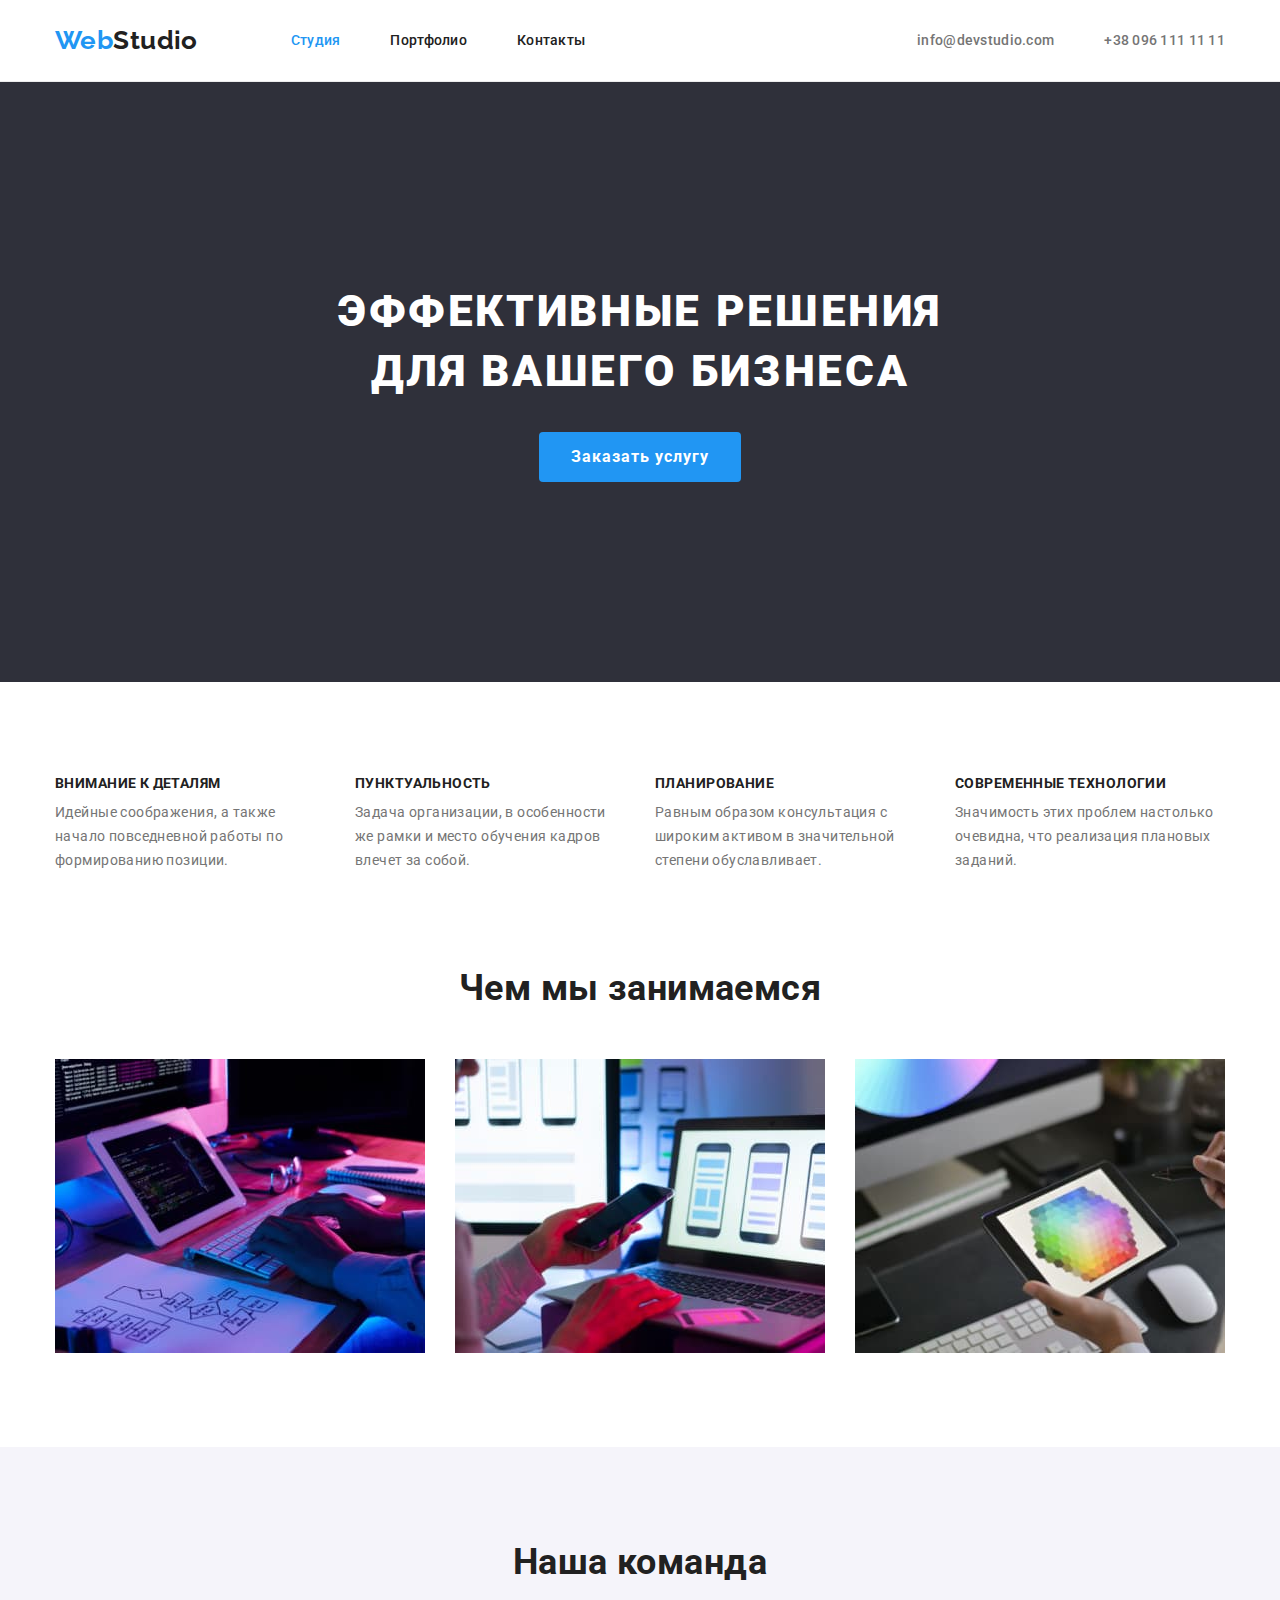
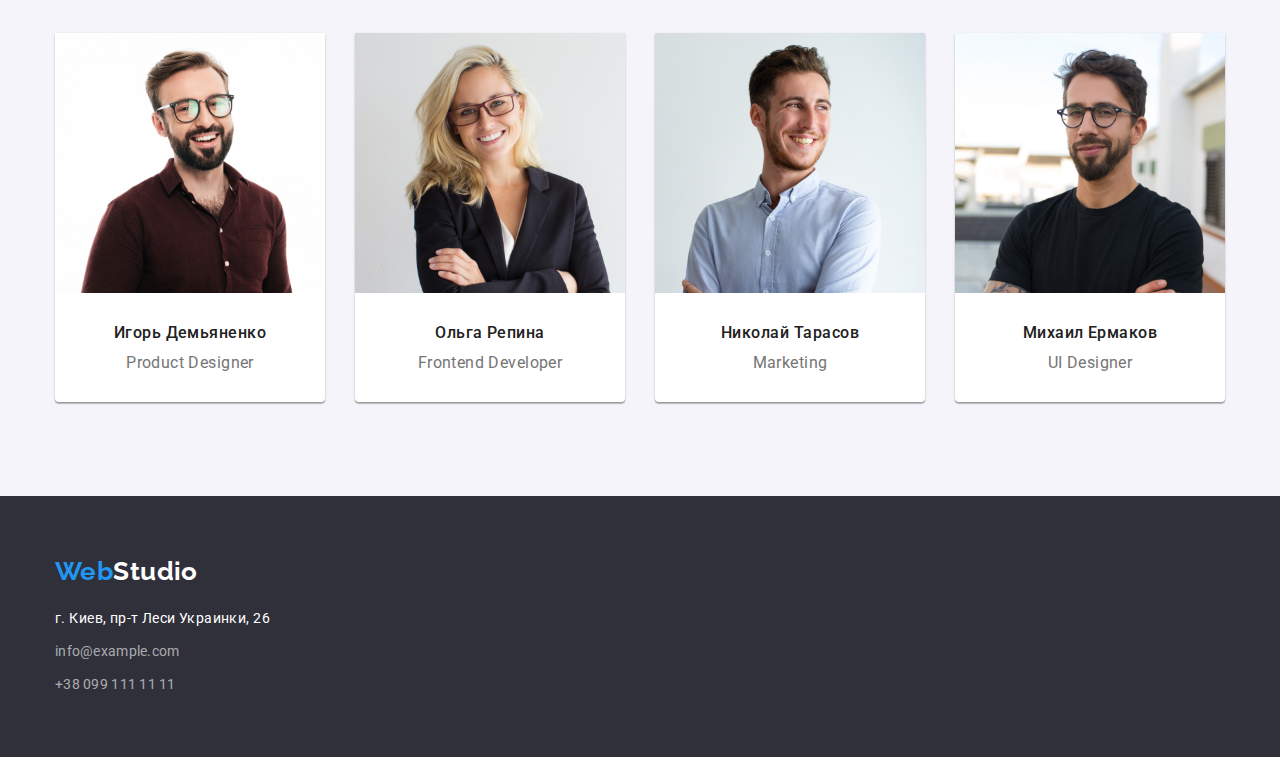
<file: index.html>
<!DOCTYPE html>
<html lang="ru">
  <head>
    <meta charset="UTF-8" />
    <meta http-equiv="X-UA-Compatible" content="IE=edge" />
    <meta name="viewport" content="width=device-width, initial-scale=1.0" />

    <link rel="preconnect" href="https://fonts.googleapis.com" />
    <link rel="preconnect" href="https://fonts.gstatic.com" crossorigin />
    <link
      href="https://fonts.googleapis.com/css2?family=Raleway:wght@700&family=Roboto:wght@400;500;700;900&display=swap"
      rel="stylesheet"
    />

    <title>WebStudio</title>

    <link
      rel="stylesheet"
      href="https://cdnjs.cloudflare.com/ajax/libs/modern-normalize/1.0.0/modern-normalize.min.css"
    />

    <link rel="stylesheet" href="./css/styles.css" />
  </head>
  <body>
    <header class="page-header">
      <div class="container">
        <nav class="header-nav">
          <a href="./index.html" class="logo" lang="en"><span class="accent">Web</span>Studio</a>
          <ul class="list nav-links">
            <li class="nav-item">
              <a href="./index.html" class="nav-link active">Студия</a>
            </li>
            <li class="nav-item">
              <a href="./portfolio.html" class="nav-link">Портфолио</a>
            </li>
            <li class="nav-item">
              <a href="" class="nav-link">Контакты</a>
            </li>
          </ul>
        </nav>
        <ul class="list header-contacts">
          <li class="contact-item">
            <a href="mailto:info@devstudio.com" class="contact-link">info@devstudio.com</a>
          </li>
          <li class="contact-item">
            <a href="tel:+380961111111" class="contact-link">+38 096 111 11 11</a>
          </li>
        </ul>
      </div>
    </header>

    <main>
      <!-- главный баннер -->
      <section class="section hero">
        <div class="container">
          <h1 class="homepage-headline">Эффективные решения для вашего бизнеса</h1>
          <button type="button" class="button button-main">Заказать услугу</button>
        </div>
      </section>

      <!-- преимущества -->
      <section class="section advantages">
        <div class="container">
          <h2 style="display: none">Преимущества</h2>
          <ul class="list advantages-list">
            <li class="advantage-item">
              <h3 class="item-title">Внимание к деталям</h3>
              <p class="item-descr">
                Идейные соображения, а также начало повседневной работы по формированию позиции.
              </p>
            </li>
            <li class="advantage-item">
              <h3 class="item-title">Пунктуальность</h3>
              <p class="item-descr">
                Задача организации, в особенности же рамки и место обучения кадров влечет за собой.
              </p>
            </li>
            <li class="advantage-item">
              <h3 class="item-title">Планирование</h3>
              <p class="item-descr">
                Равным образом консультация с широким активом в значительной степени обуславливает.
              </p>
            </li>
            <li class="advantage-item">
              <h3 class="item-title">Современные технологии</h3>
              <p class="item-descr">
                Значимость этих проблем настолько очевидна, что реализация плановых заданий.
              </p>
            </li>
          </ul>
        </div>
      </section>

      <!-- чем мы занимаемся -->
      <section class="section example">
        <div class="container">
          <h2 class="section-title">Чем мы занимаемся</h2>
          <ul class="list examples-list">
            <li class="example-item">
              <img src="./images/box1.jpg" alt="Процесс написания кода" width="370" />
            </li>
            <li class="example-item">
              <img src="./images/box2.jpg" alt="Проверка на мобильных устройствах" width="370" />
            </li>
            <li class="example-item">
              <img src="./images/box3.jpg" alt="Планшет" width="370" />
            </li>
          </ul>
        </div>
      </section>

      <!-- команда -->
      <section class="section team">
        <div class="container">
          <h2 class="section-title">Наша команда</h2>
          <ul class="list team-list">
            <li class="team-item">
              <img class="team-image" src="./images/team1.jpg" alt="Игорь Демьяненко" width="270" />
              <div class="team-info">
                <h3 class="item-title">Игорь Демьяненко</h3>
                <p class="item-descr">Product Designer</p>
              </div>
            </li>
            <li class="team-item">
              <img class="team-image" src="./images/team2.jpg" alt="Ольга Репина" width="270" />
              <div class="team-info">
                <h3 class="item-title">Ольга Репина</h3>
                <p class="item-descr">Frontend Developer</p>
              </div>
            </li>
            <li class="team-item">
              <img class="team-image" src="./images/team3.jpg" alt="Николай Тарасов" width="270" />
              <div class="team-info">
                <h3 class="item-title">Николай Тарасов</h3>
                <p class="item-descr">Marketing</p>
              </div>
            </li>
            <li class="team-item">
              <img class="team-image" src="./images/team4.jpg" alt="Михаил Ермаков" width="270" />
              <div class="team-info">
                <h3 class="item-title">Михаил Ермаков</h3>
                <p class="item-descr">UI Designer</p>
              </div>
            </li>
          </ul>
        </div>
      </section>
    </main>

    <footer class="page-footer">
      <div class="container">
        <a href="./index.html" class="logo" lang="en"><span class="accent">Web</span>Studio</a>
        <address>
          <p class="addr">г. Киев, пр-т Леси Украинки, 26</p>
          <ul class="list contacts">
            <li class="contact-item">
              <a href="mailto:info@example.com" class="contact-link">info@example.com</a>
            </li>
            <li class="contact-item">
              <a href="tel:+380991111111" class="contact-link">+38 099 111 11 11</a>
            </li>
          </ul>
        </address>
      </div>
    </footer>
  </body>
</html>
</file>
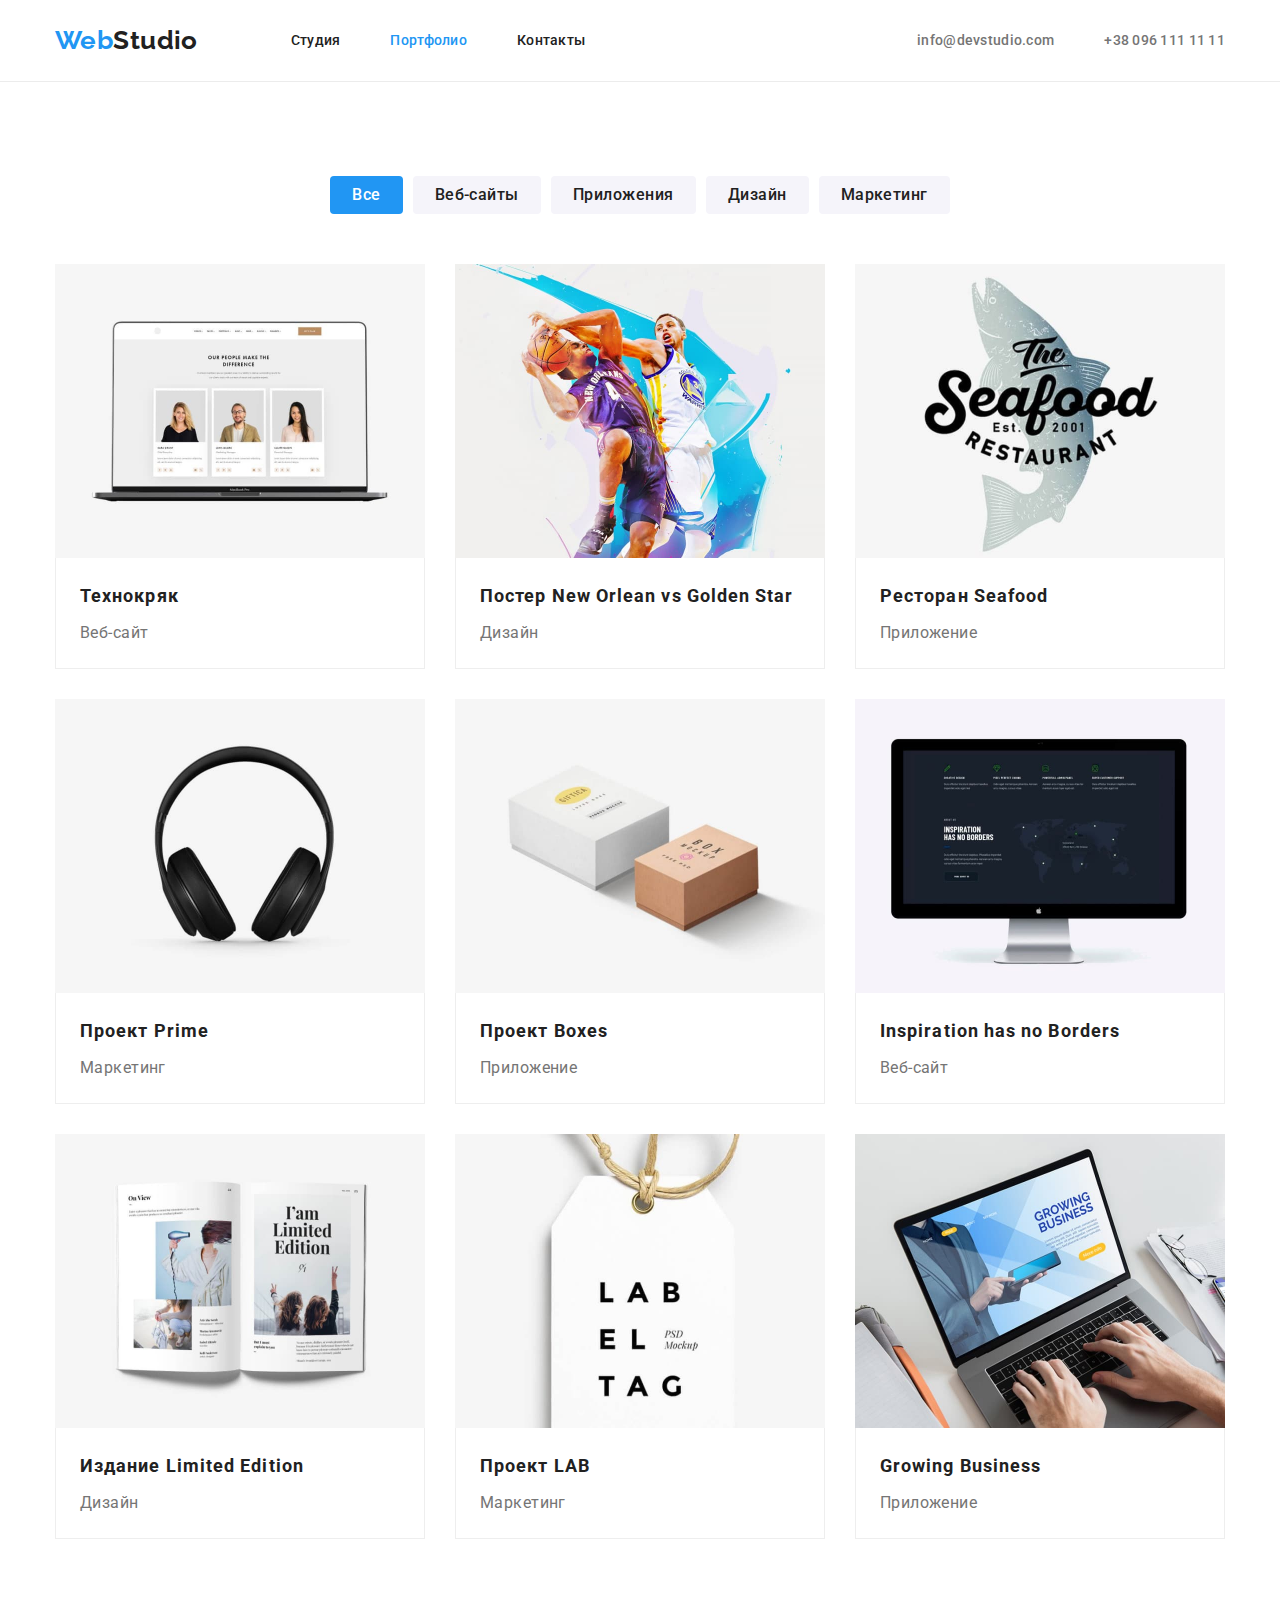
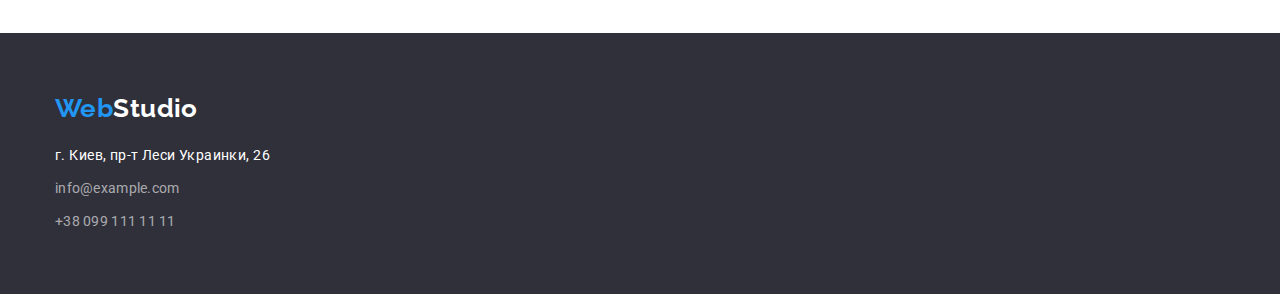
<file: portfolio.html>
<!DOCTYPE html>
<html lang="ru">
  <head>
    <meta charset="UTF-8" />
    <meta http-equiv="X-UA-Compatible" content="IE=edge" />
    <meta name="viewport" content="width=device-width, initial-scale=1.0" />

    <link rel="preconnect" href="https://fonts.googleapis.com" />
    <link rel="preconnect" href="https://fonts.gstatic.com" crossorigin />
    <link
      href="https://fonts.googleapis.com/css2?family=Raleway:wght@700&family=Roboto:wght@400;500;700;900&display=swap"
      rel="stylesheet"
    />

    <title>Портфолио</title>

    <link
      rel="stylesheet"
      href="https://cdnjs.cloudflare.com/ajax/libs/modern-normalize/1.0.0/modern-normalize.min.css"
    />

    <link rel="stylesheet" href="./css/styles.css" />
  </head>
  <body>
    <header class="page-header">
      <div class="container">
        <nav class="header-nav">
          <a href="./index.html" class="logo" lang="en"><span class="accent">Web</span>Studio</a>
          <ul class="list nav-links">
            <li class="nav-item">
              <a href="./index.html" class="nav-link">Студия</a>
            </li>
            <li class="nav-item">
              <a href="./portfolio.html" class="nav-link active">Портфолио</a>
            </li>
            <li class="nav-item">
              <a href="" class="nav-link">Контакты</a>
            </li>
          </ul>
        </nav>
        <ul class="list header-contacts">
          <li class="contact-item">
            <a href="mailto:info@devstudio.com" class="contact-link">info@devstudio.com</a>
          </li>
          <li class="contact-item">
            <a href="tel:+380961111111" class="contact-link">+38 096 111 11 11</a>
          </li>
        </ul>
      </div>
    </header>

    <main>
      <section class="section portfolio">
        <div class="container">
          <h1 style="display: none">Наши работы</h1>
          <ul class="list filter-list">
            <li class="filter-item">
              <button type="button" class="button button-secondary active">Все</button>
            </li>
            <li class="filter-item">
              <button type="button" class="button button-secondary">Веб-сайты</button>
            </li>
            <li class="filter-item">
              <button type="button" class="button button-secondary">Приложения</button>
            </li>
            <li class="filter-item">
              <button type="button" class="button button-secondary">Дизайн</button>
            </li>
            <li class="filter-item">
              <button type="button" class="button button-secondary">Маркетинг</button>
            </li>
          </ul>
          <ul class="list portfolio-list">
            <li class="portfolio-case">
              <img
                class="case-img"
                src="./images/portfolio/example_1.jpg"
                alt="Пример"
                width="370"
                height="294"
              />
              <div class="case-info">
                <h2 class="item-title">Технокряк</h2>
                <p class="item-descr">Веб-сайт</p>
              </div>
            </li>
            <li class="portfolio-case">
              <img
                class="case-img"
                src="./images/portfolio/example_2.jpg"
                alt="Пример"
                width="370"
                height="294"
              />
              <div class="case-info">
                <h2 class="item-title">Постер New Orlean vs Golden Star</h2>
                <p class="item-descr">Дизайн</p>
              </div>
            </li>
            <li class="portfolio-case">
              <img
                class="case-img"
                src="./images/portfolio/example_3.jpg"
                alt="Пример"
                width="370"
                height="294"
              />
              <div class="case-info">
                <h2 class="item-title">Ресторан Seafood</h2>
                <p class="item-descr">Приложение</p>
              </div>
            </li>
            <li class="portfolio-case">
              <img
                class="case-img"
                src="./images/portfolio/example_4.jpg"
                alt="Пример"
                width="370"
                height="294"
              />
              <div class="case-info">
                <h2 class="item-title">Проект Prime</h2>
                <p class="item-descr">Маркетинг</p>
              </div>
            </li>
            <li class="portfolio-case">
              <img
                class="case-img"
                src="./images/portfolio/example_5.jpg"
                alt="Пример"
                width="370"
                height="294"
              />
              <div class="case-info">
                <h2 class="item-title">Проект Boxes</h2>
                <p class="item-descr">Приложение</p>
              </div>
            </li>
            <li class="portfolio-case">
              <img
                class="case-img"
                src="./images/portfolio/example_6.jpg"
                alt="Пример"
                width="370"
                height="294"
              />
              <div class="case-info">
                <h2 class="item-title">Inspiration has no Borders</h2>
                <p class="item-descr">Веб-сайт</p>
              </div>
            </li>
            <li class="portfolio-case">
              <img
                class="case-img"
                src="./images/portfolio/example_7.jpg"
                alt="Пример"
                width="370"
                height="294"
              />
              <div class="case-info">
                <h2 class="item-title">Издание Limited Edition</h2>
                <p class="item-descr">Дизайн</p>
              </div>
            </li>
            <li class="portfolio-case">
              <img
                class="case-img"
                src="./images/portfolio/example_8.jpg"
                alt="Пример"
                width="370"
                height="294"
              />
              <div class="case-info">
                <h2 class="item-title">Проект LAB</h2>
                <p class="item-descr">Маркетинг</p>
              </div>
            </li>
            <li class="portfolio-case">
              <img
                class="case-img"
                src="./images/portfolio/example_9.jpg"
                alt="Пример"
                width="370"
                height="294"
              />
              <div class="case-info">
                <h2 class="item-title">Growing Business</h2>
                <p class="item-descr">Приложение</p>
              </div>
            </li>
          </ul>
        </div>
      </section>
    </main>

    <footer class="page-footer">
      <div class="container">
        <a href="./index.html" class="logo" lang="en"><span class="accent">Web</span>Studio</a>
        <address>
          <p class="addr">г. Киев, пр-т Леси Украинки, 26</p>
          <ul class="list contacts">
            <li class="contact-item">
              <a href="mailto:info@example.com" class="contact-link">info@example.com</a>
            </li>
            <li class="contact-item">
              <a href="tel:+380991111111" class="contact-link">+38 099 111 11 11</a>
            </li>
          </ul>
        </address>
      </div>
    </footer>
  </body>
</html>
</file>
<file: css/styles.css>
:root {
  /* colors for text on light background */
  --main-text-color-dark: #212121;
  --secondary-text-color-dark: #757575;

  /* colors for text on dark background */
  --main-text-color-light: #ffffff;
  --secondary-text-color-light: #ffffff99;

  /* colors for background */
  --main-background-color: #ffffff;
  --secondary-backgound-color-light: #f5f4fa;
  --secondary-background-color-dark: #2f303a;

  /* accent colors */
  --accent-color: #2196f3;
}

/* reset some default styles */

.container * {
  /* outline: 1px solid red; */
}

a {
  text-decoration: none;
}

.list {
  list-style-type: none;
  padding: 0;
  margin: 0;
}

h1,
h2,
h3,
h4,
h5,
h6,
p,
button {
  padding: 0;
  margin: 0;
}

img {
  display: block;
}

/* common styles */
body {
  font-family: Roboto, 'Segoe UI', Tahoma, Geneva, Verdana, sans-serif;
  font-size: 14px;
  line-height: 1.71;
  letter-spacing: 0.03em;

  color: var(--main-text-color-dark);
  margin: 0;
}

.accent {
  color: var(--accent-color);
}

.button {
  border: none;
  box-shadow: none;
  cursor: pointer;

  font-family: inherit;
  font-weight: 500;
  font-size: 16px;
  line-height: 1.62;
  letter-spacing: 0.03em;
  text-align: center;

  border-radius: 4px;
  padding: 6px 22px;
}

.button-main {
  background: var(--accent-color);
  color: var(--main-text-color-light);
}

.button-secondary {
  background-color: var(--secondary-backgound-color-light);
  color: var(--main-text-color-dark);
}

.button-secondary.active,
.button-secondary:hover,
.button-secondary:focus {
  background: var(--accent-color);
  color: var(--main-text-color-light);
}

.section {
  padding: 94px 0;
}

.section-title {
  font-weight: 700;
  font-size: 36px;
  line-height: 1.17;
  text-align: center;

  margin-bottom: 50px;
}

.container {
  width: 1200px;
  margin: 0 auto;
  padding: 0 15px;
}

/* header styles */
.page-header {
  padding: 25px 0;
  border-bottom: 1px solid #ececec;
}

.page-header .container {
  display: flex;
  justify-content: space-between;
  align-items: center;
}

.logo {
  font-family: Raleway;
  font-weight: 700;
  font-size: 26px;
  line-height: 1.19;
  color: var(--main-text-color-dark);
}

.logo:hover {
  opacity: 0.85;
}

.header-nav {
  display: flex;
  align-items: center;
  justify-content: space-between;
}

.nav-links {
  display: flex;
  margin-left: 93px;
}

.nav-item .nav-link {
  font-weight: 500;
  font-size: 14px;
  line-height: 1.14;
  letter-spacing: 0.02em;

  color: var(--main-text-color-dark);
}

.page-header .nav-item:not(:last-child) {
  margin-right: 50px;
}

.nav-links .nav-link:hover,
.nav-links .nav-link:focus,
.nav-links .nav-link.active {
  color: var(--accent-color);
}

.header-contacts {
  display: flex;
}

.header-contacts .contact-link {
  font-weight: 500;
  font-size: 14px;
  line-height: 1.14;
  letter-spacing: 0.02em;

  color: var(--secondary-text-color-dark);
}

.page-header .contact-item:not(:first-child) {
  margin-left: 50px;
}

.header-contacts .contact-link:hover,
.header-contacts .contact-link:focus {
  color: var(--accent-color);
}

/* home page styles */
.hero {
  background-color: var(--secondary-background-color-dark);
  text-align: center;

  padding: 200px 0;
}

.hero .button {
  padding: 10px 32px;
}

.homepage-headline {
  font-weight: 900;
  font-size: 44px;
  line-height: 1.36;
  letter-spacing: 0.06em;
  text-transform: uppercase;

  color: var(--main-text-color-light);

  width: 696px;
  margin: 0 auto 30px;
}

.hero .button-main {
  font-weight: 700;
  font-size: 16px;
  line-height: 1.87;
  letter-spacing: 0.06em;
}

.advantages-list {
  display: flex;
}

.advantage-item {
  flex: 1;
}

.advantage-item:not(:last-child) {
  margin-right: 30px;
}

.advantage-item .item-title {
  font-weight: 700;
  font-size: 14px;
  line-height: 1.14;
  text-transform: uppercase;

  color: var(--main-text-color-dark);

  margin-bottom: 10px;
}

.advantage-item .item-descr {
  color: var(--secondary-text-color-dark);
}

.example {
  padding-top: 0;
}

.examples-list {
  display: flex;
}

.example-item:not(:last-child) {
  margin-right: 30px;
}

.team {
  background-color: var(--secondary-backgound-color-light);
}

.team-list {
  display: flex;
}

.team-item {
  background-color: var(--main-text-color-light);
  box-shadow: 0px 1px 3px rgba(0, 0, 0, 0.12), 0px 1px 1px rgba(0, 0, 0, 0.14),
    0px 2px 1px rgba(0, 0, 0, 0.2);
  border-radius: 0px 0px 4px 4px;
}

.team-item:not(:last-child) {
  margin-right: 30px;
}

.team-item .team-info {
  padding: 30px 10px;
}

.team-item .item-title {
  font-weight: 500;
  font-size: 16px;
  line-height: 1.19;
  text-align: center;
  letter-spacing: 0.03em;

  margin-bottom: 10px;
}

.team-item .item-descr {
  font-size: 16px;
  line-height: 1.19;
  text-align: center;
  color: var(--secondary-text-color-dark);
}

/* portfolio page styles */
.portfolio .container {
  display: flex;
  flex-direction: column;
}

.filter-list {
  display: flex;
  align-self: center;
  justify-content: center;
  margin-bottom: 50px;
}

.filter-list .filter-item:not(:last-child) {
  margin-right: 10px;
}

.portfolio-list {
  display: flex;
  flex-wrap: wrap;
  margin-top: -30px;
  margin-left: -30px;
}

.portfolio-list .portfolio-case {
  margin-top: 30px;
  margin-left: 30px;
  flex-basis: calc((100% - 90px) / 3);
}

.portfolio-case .case-info {
  border: 1px solid #eeeeee;
  border-top: none;
  padding: 20px 24px;
}

.portfolio-case .case-img {
  display: block;
  width: 100%;
  height: auto;
}

.portfolio-list .item-title {
  font-weight: 700;
  font-size: 18px;
  line-height: 2;
  letter-spacing: 0.06em;
  color: var(--main-text-color-dark);

  margin-bottom: 4px;
}

.portfolio-list .item-descr {
  font-size: 16px;
  line-height: 1.87;
  color: var(--secondary-text-color-dark);
}

/* footer styles */
.page-footer {
  background-color: var(--secondary-background-color-dark);

  padding: 60px 0;
}

.page-footer .logo {
  color: var(--main-text-color-light);
}

.page-footer address {
  font-style: normal;
  margin-top: 20px;
}

.page-footer .addr {
  color: var(--main-text-color-light);
}

.page-footer .addr,
.page-footer .contact-item:not(:last-child) {
  margin-bottom: 9px;
}

.page-footer .contact-link {
  font-size: 14px;
  line-height: 1.14;
  letter-spacing: 0.02em;

  color: var(--secondary-text-color-light);
}

.page-footer .contact-link:hover,
.page-footer .contact-link:focus {
  color: var(--accent-color);
}
</file>
